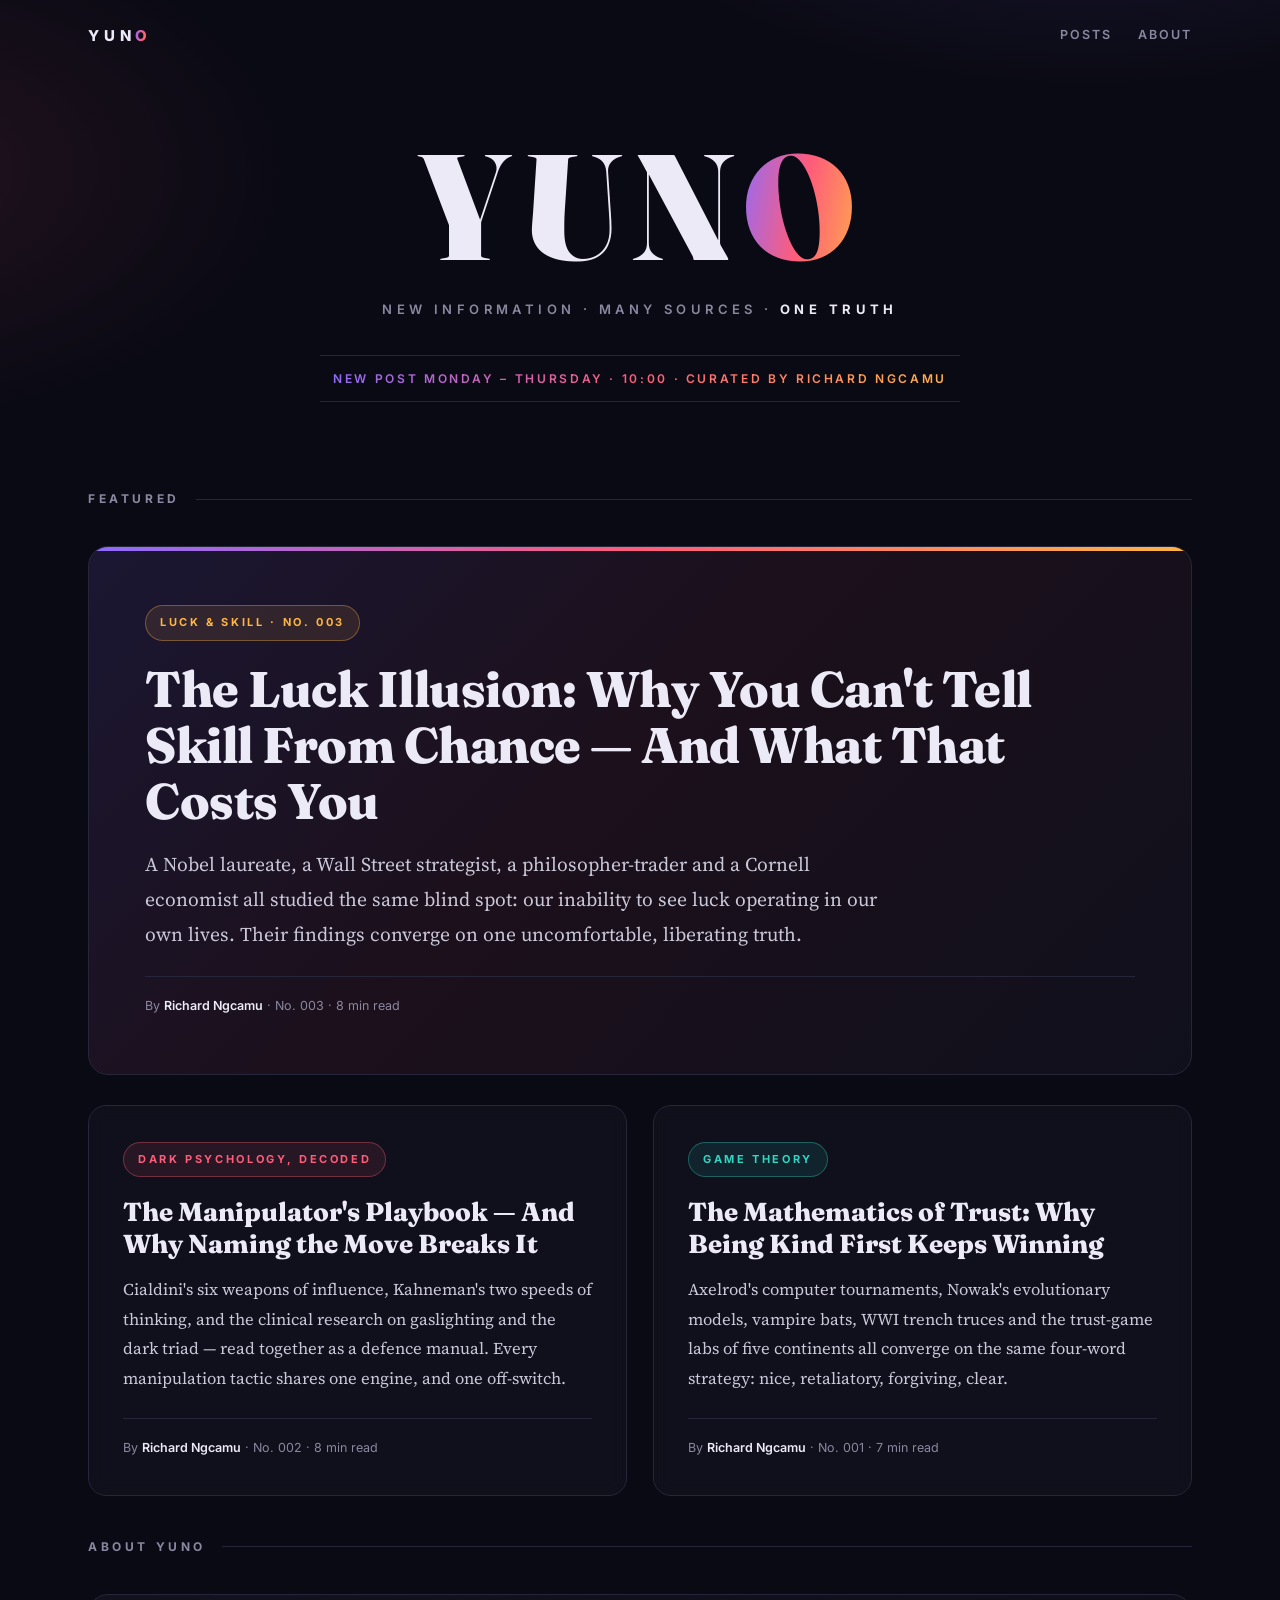
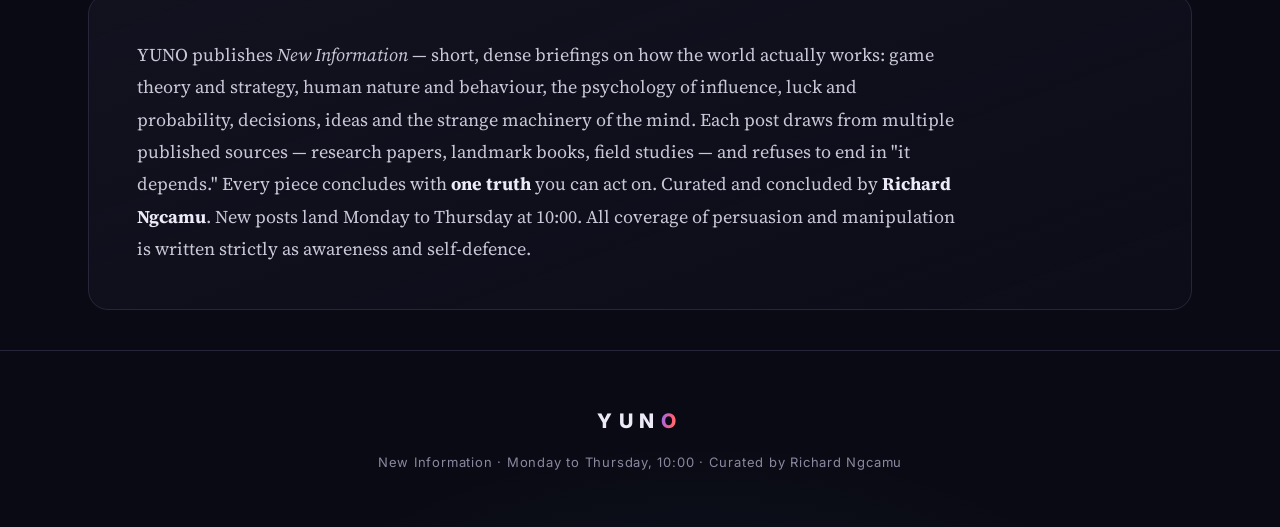
<file: index.html>
<!DOCTYPE html>
<html lang="en">
<head>
<meta charset="UTF-8">
<meta name="viewport" content="width=device-width, initial-scale=1.0">
<title>YUNO — New Information. Many Sources. One Truth.</title>
<meta name="description" content="YUNO — thought-provoking briefings on how the world actually works: game theory, psychology, luck, decisions, ideas. Many sources, one truth. Curated by Richard Ngcamu.">
<link rel="stylesheet" href="style.css">
</head>
<body>
<header>
  <div class="topbar"><a class="brand" href="index.html">YUN<em>O</em></a><nav><a href="#posts">Posts</a><a href="#about">About</a></nav></div>
  <div class="masthead">
    <h1>YUN<em>O</em></h1>
    <p class="tag">New Information · Many Sources · <b>One Truth</b></p>
    <div class="ticker">New post Monday – Thursday · 10:00 · Curated by Richard Ngcamu</div>
  </div>
</header>

<main>
  <div class="section-label" id="posts">Featured</div>

  <div class="featured">
    <span class="cat cat-ideas">Luck &amp; Skill · No. 003</span>
    <h2><a href="posts/the-luck-illusion.html">The Luck Illusion: Why You Can't Tell Skill From Chance — And What That Costs You</a></h2>
    <p>A Nobel laureate, a Wall Street strategist, a philosopher-trader and a Cornell economist all studied the same blind spot: our inability to see luck operating in our own lives. Their findings converge on one uncomfortable, liberating truth.</p>
    <div class="meta">By <b>Richard Ngcamu</b> · No. 003 · 8 min read</div>
  </div>

  <div class="grid">
    <div class="card">
      <span class="cat cat-psy">Dark Psychology, Decoded</span>
      <h2><a href="posts/the-manipulators-playbook.html">The Manipulator's Playbook — And Why Naming the Move Breaks It</a></h2>
      <p>Cialdini's six weapons of influence, Kahneman's two speeds of thinking, and the clinical research on gaslighting and the dark triad — read together as a defence manual. Every manipulation tactic shares one engine, and one off-switch.</p>
      <div class="meta">By <b>Richard Ngcamu</b> · No. 002 · 8 min read</div>
    </div>

    <div class="card">
      <span class="cat cat-games">Game Theory</span>
      <h2><a href="posts/the-mathematics-of-trust.html">The Mathematics of Trust: Why Being Kind First Keeps Winning</a></h2>
      <p>Axelrod's computer tournaments, Nowak's evolutionary models, vampire bats, WWI trench truces and the trust-game labs of five continents all converge on the same four-word strategy: nice, retaliatory, forgiving, clear.</p>
      <div class="meta">By <b>Richard Ngcamu</b> · No. 001 · 7 min read</div>
    </div>
  </div>

  <div class="section-label" id="about">About YUNO</div>
  <div class="about-box">
    <p>YUNO publishes <em>New Information</em> — short, dense briefings on how the world actually works: game theory and strategy, human nature and behaviour, the psychology of influence, luck and probability, decisions, ideas and the strange machinery of the mind. Each post draws from multiple published sources — research papers, landmark books, field studies — and refuses to end in "it depends." Every piece concludes with <strong>one truth</strong> you can act on. Curated and concluded by <strong>Richard Ngcamu</strong>. New posts land Monday to Thursday at 10:00. All coverage of persuasion and manipulation is written strictly as awareness and self-defence.</p>
  </div>
</main>

<footer>
  <div class="fmark">YUN<em>O</em></div>
  <div>New Information · Monday to Thursday, 10:00 · Curated by Richard Ngcamu</div>
</footer>
</body>
</html>
</file>
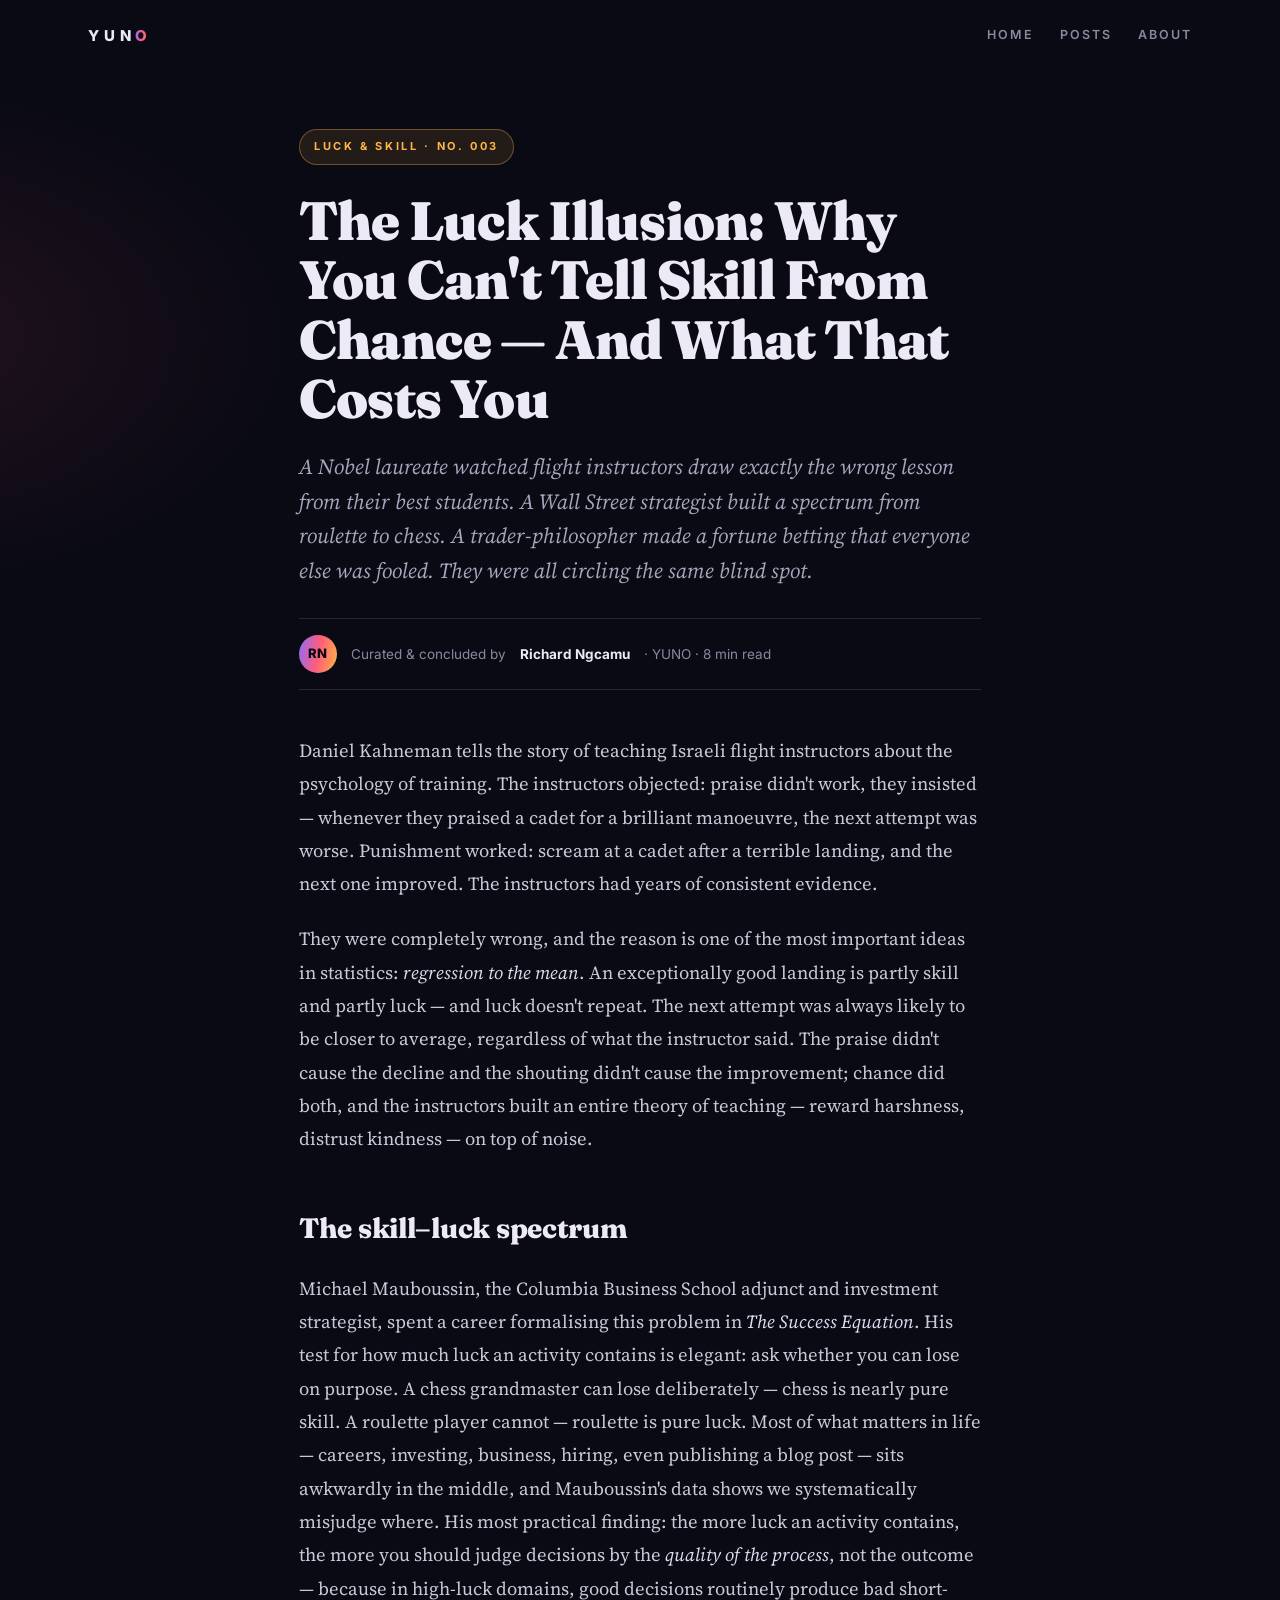
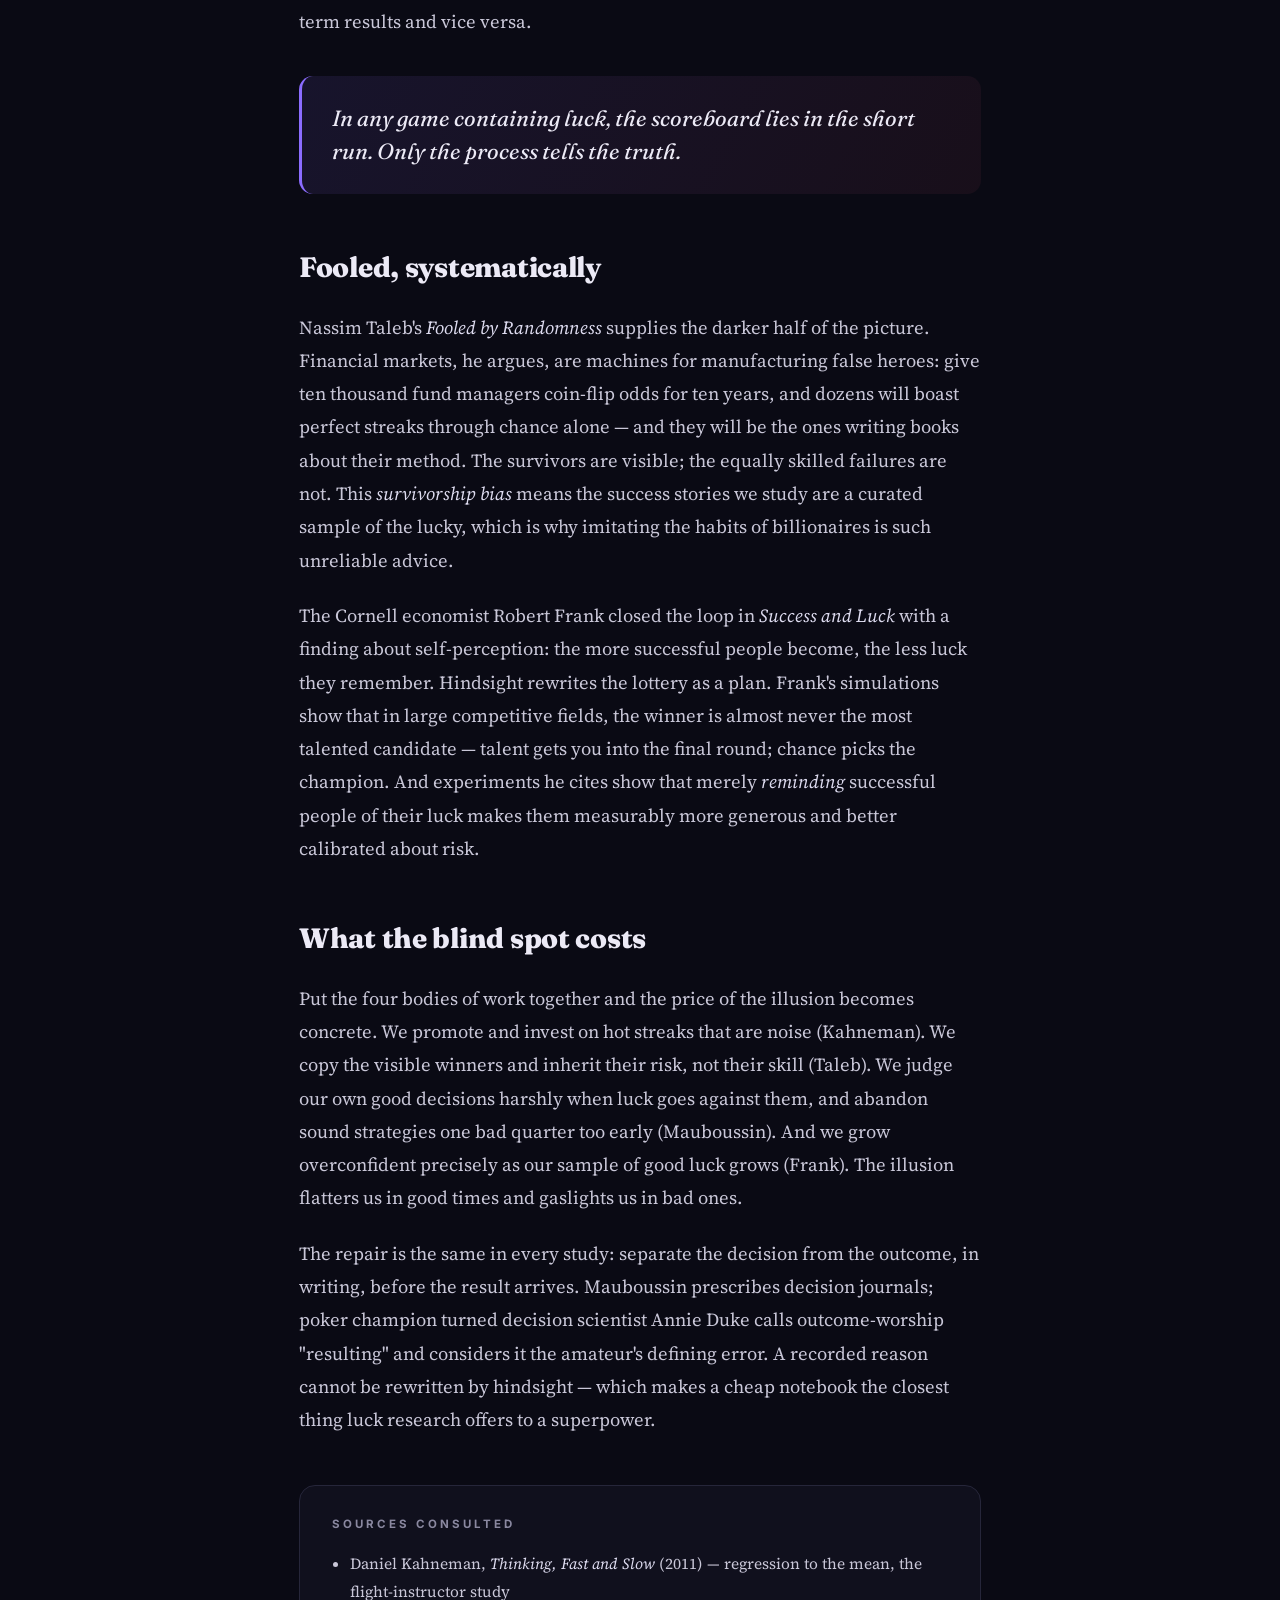
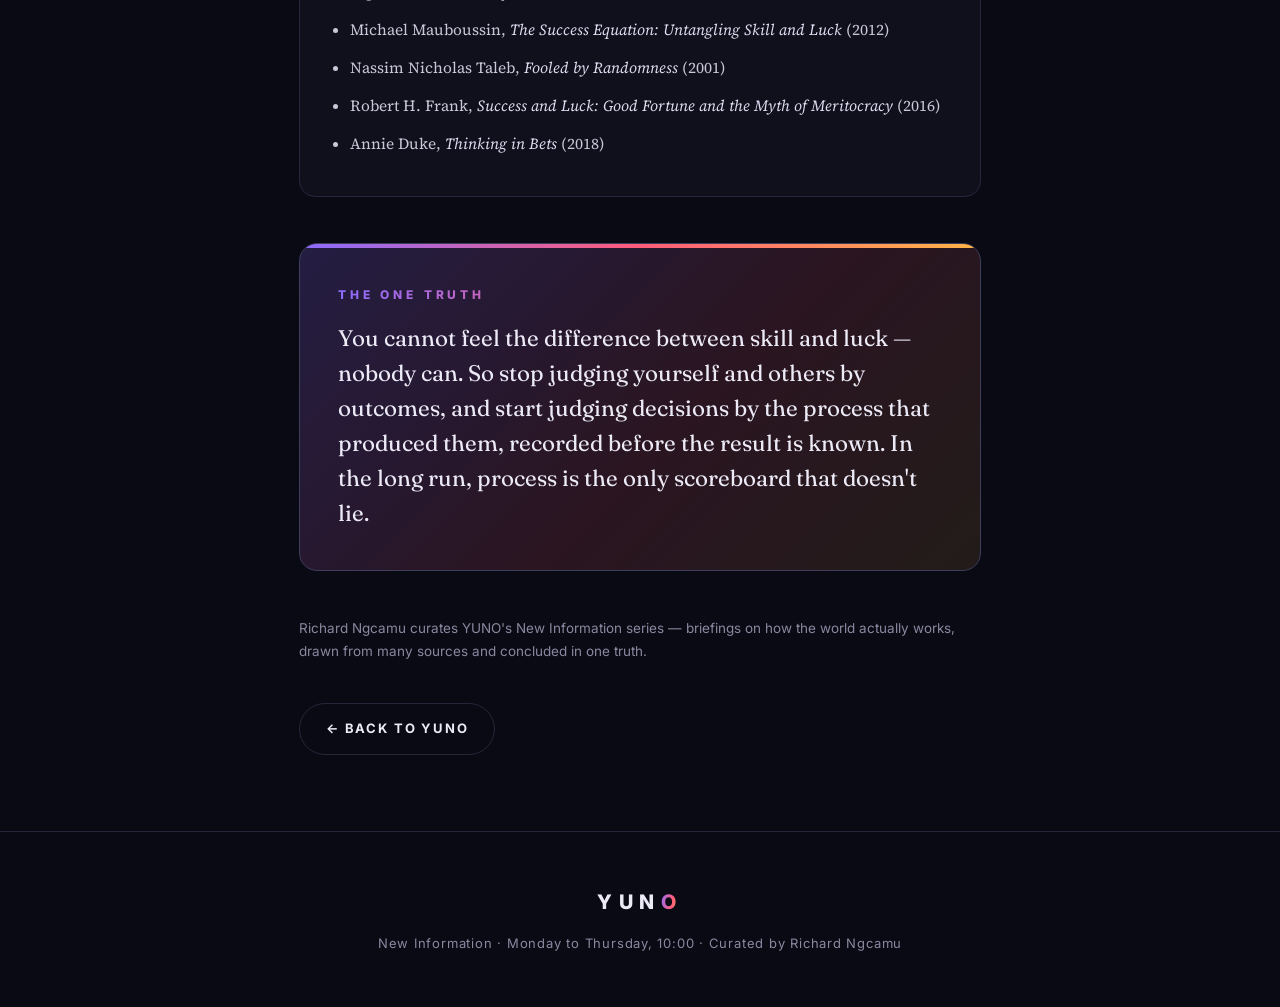
<file: posts/the-luck-illusion.html>
<!DOCTYPE html>
<html lang="en">
<head>
<meta charset="UTF-8">
<meta name="viewport" content="width=device-width, initial-scale=1.0">
<title>The Luck Illusion — YUNO</title>
<meta name="description" content="Why humans can't tell skill from chance, what it costs us, and the one habit that fixes it. Curated by Richard Ngcamu.">
<link rel="stylesheet" href="../style.css">
</head>
<body>
<header>
  <div class="topbar"><a class="brand" href="../index.html">YUN<em>O</em></a><nav><a href="../index.html">Home</a><a href="../index.html#posts">Posts</a><a href="../index.html#about">About</a></nav></div>
</header>

<article class="article">
  <span class="cat cat-ideas">Luck &amp; Skill · No. 003</span>
  <h1>The Luck Illusion: Why You Can't Tell Skill From Chance — And What That Costs You</h1>
  <p class="standfirst">A Nobel laureate watched flight instructors draw exactly the wrong lesson from their best students. A Wall Street strategist built a spectrum from roulette to chess. A trader-philosopher made a fortune betting that everyone else was fooled. They were all circling the same blind spot.</p>
  <div class="byline">Curated &amp; concluded by <b>Richard Ngcamu</b> · YUNO · 8 min read</div>

  <p>Daniel Kahneman tells the story of teaching Israeli flight instructors about the psychology of training. The instructors objected: praise didn't work, they insisted — whenever they praised a cadet for a brilliant manoeuvre, the next attempt was worse. Punishment worked: scream at a cadet after a terrible landing, and the next one improved. The instructors had years of consistent evidence.</p>

  <p>They were completely wrong, and the reason is one of the most important ideas in statistics: <em>regression to the mean</em>. An exceptionally good landing is partly skill and partly luck — and luck doesn't repeat. The next attempt was always likely to be closer to average, regardless of what the instructor said. The praise didn't cause the decline and the shouting didn't cause the improvement; chance did both, and the instructors built an entire theory of teaching — reward harshness, distrust kindness — on top of noise.</p>

  <h2>The skill–luck spectrum</h2>
  <p>Michael Mauboussin, the Columbia Business School adjunct and investment strategist, spent a career formalising this problem in <em>The Success Equation</em>. His test for how much luck an activity contains is elegant: ask whether you can lose on purpose. A chess grandmaster can lose deliberately — chess is nearly pure skill. A roulette player cannot — roulette is pure luck. Most of what matters in life — careers, investing, business, hiring, even publishing a blog post — sits awkwardly in the middle, and Mauboussin's data shows we systematically misjudge where. His most practical finding: the more luck an activity contains, the more you should judge decisions by the <em>quality of the process</em>, not the outcome — because in high-luck domains, good decisions routinely produce bad short-term results and vice versa.</p>

  <blockquote>In any game containing luck, the scoreboard lies in the short run. Only the process tells the truth.</blockquote>

  <h2>Fooled, systematically</h2>
  <p>Nassim Taleb's <em>Fooled by Randomness</em> supplies the darker half of the picture. Financial markets, he argues, are machines for manufacturing false heroes: give ten thousand fund managers coin-flip odds for ten years, and dozens will boast perfect streaks through chance alone — and they will be the ones writing books about their method. The survivors are visible; the equally skilled failures are not. This <em>survivorship bias</em> means the success stories we study are a curated sample of the lucky, which is why imitating the habits of billionaires is such unreliable advice.</p>

  <p>The Cornell economist Robert Frank closed the loop in <em>Success and Luck</em> with a finding about self-perception: the more successful people become, the less luck they remember. Hindsight rewrites the lottery as a plan. Frank's simulations show that in large competitive fields, the winner is almost never the most talented candidate — talent gets you into the final round; chance picks the champion. And experiments he cites show that merely <em>reminding</em> successful people of their luck makes them measurably more generous and better calibrated about risk.</p>

  <h2>What the blind spot costs</h2>
  <p>Put the four bodies of work together and the price of the illusion becomes concrete. We promote and invest on hot streaks that are noise (Kahneman). We copy the visible winners and inherit their risk, not their skill (Taleb). We judge our own good decisions harshly when luck goes against them, and abandon sound strategies one bad quarter too early (Mauboussin). And we grow overconfident precisely as our sample of good luck grows (Frank). The illusion flatters us in good times and gaslights us in bad ones.</p>

  <p>The repair is the same in every study: separate the decision from the outcome, in writing, before the result arrives. Mauboussin prescribes decision journals; poker champion turned decision scientist Annie Duke calls outcome-worship "resulting" and considers it the amateur's defining error. A recorded reason cannot be rewritten by hindsight — which makes a cheap notebook the closest thing luck research offers to a superpower.</p>

  <div class="sources">
    <h3>Sources consulted</h3>
    <ul>
      <li>Daniel Kahneman, <em>Thinking, Fast and Slow</em> (2011) — regression to the mean, the flight-instructor study</li>
      <li>Michael Mauboussin, <em>The Success Equation: Untangling Skill and Luck</em> (2012)</li>
      <li>Nassim Nicholas Taleb, <em>Fooled by Randomness</em> (2001)</li>
      <li>Robert H. Frank, <em>Success and Luck: Good Fortune and the Myth of Meritocracy</em> (2016)</li>
      <li>Annie Duke, <em>Thinking in Bets</em> (2018)</li>
    </ul>
  </div>

  <div class="one-truth">
    <h3>The One Truth</h3>
    <p>You cannot feel the difference between skill and luck — nobody can. So stop judging yourself and others by outcomes, and start judging decisions by the process that produced them, recorded before the result is known. In the long run, process is the only scoreboard that doesn't lie.</p>
  </div>

  <p class="author-note">Richard Ngcamu curates YUNO's New Information series — briefings on how the world actually works, drawn from many sources and concluded in one truth.</p>
  <a class="backlink" href="../index.html">← Back to YUNO</a>
</article>

<footer>
  <div class="fmark">YUN<em>O</em></div>
  <div>New Information · Monday to Thursday, 10:00 · Curated by Richard Ngcamu</div>
</footer>
</body>
</html>
</file>
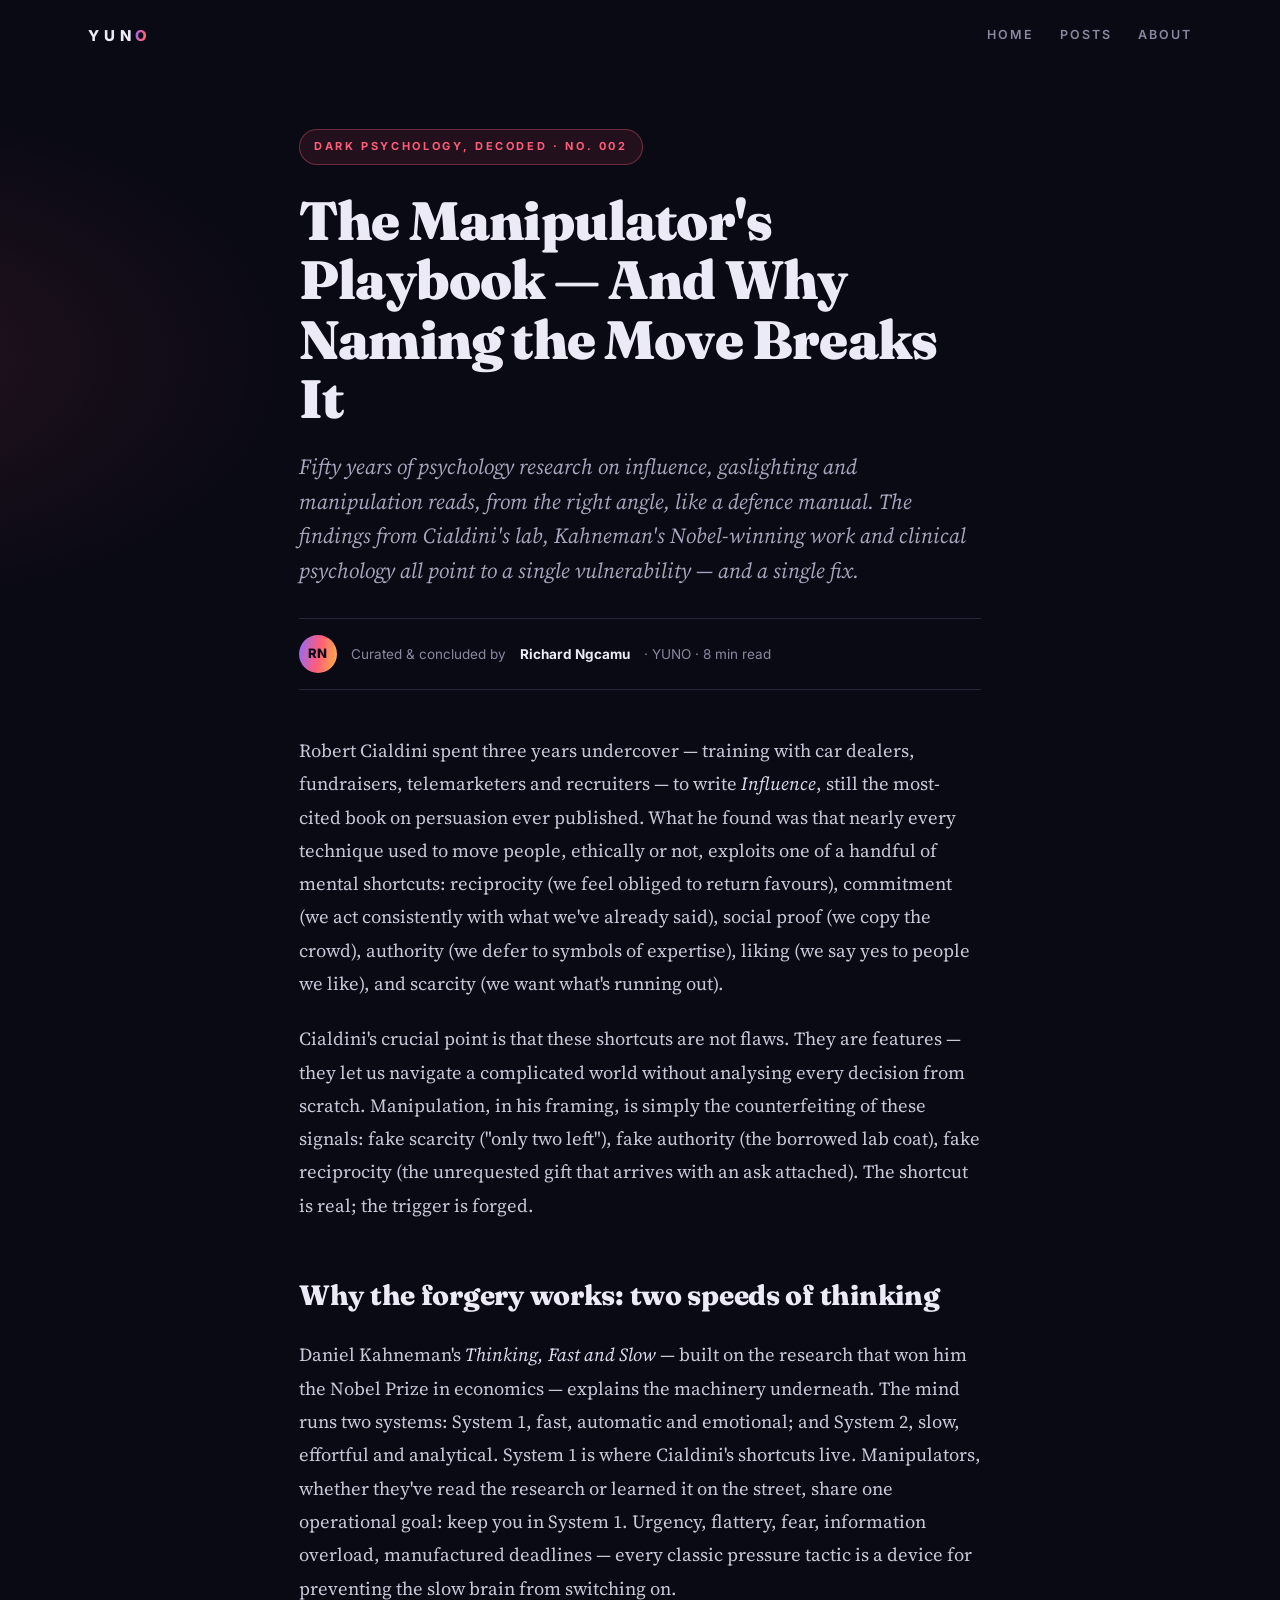
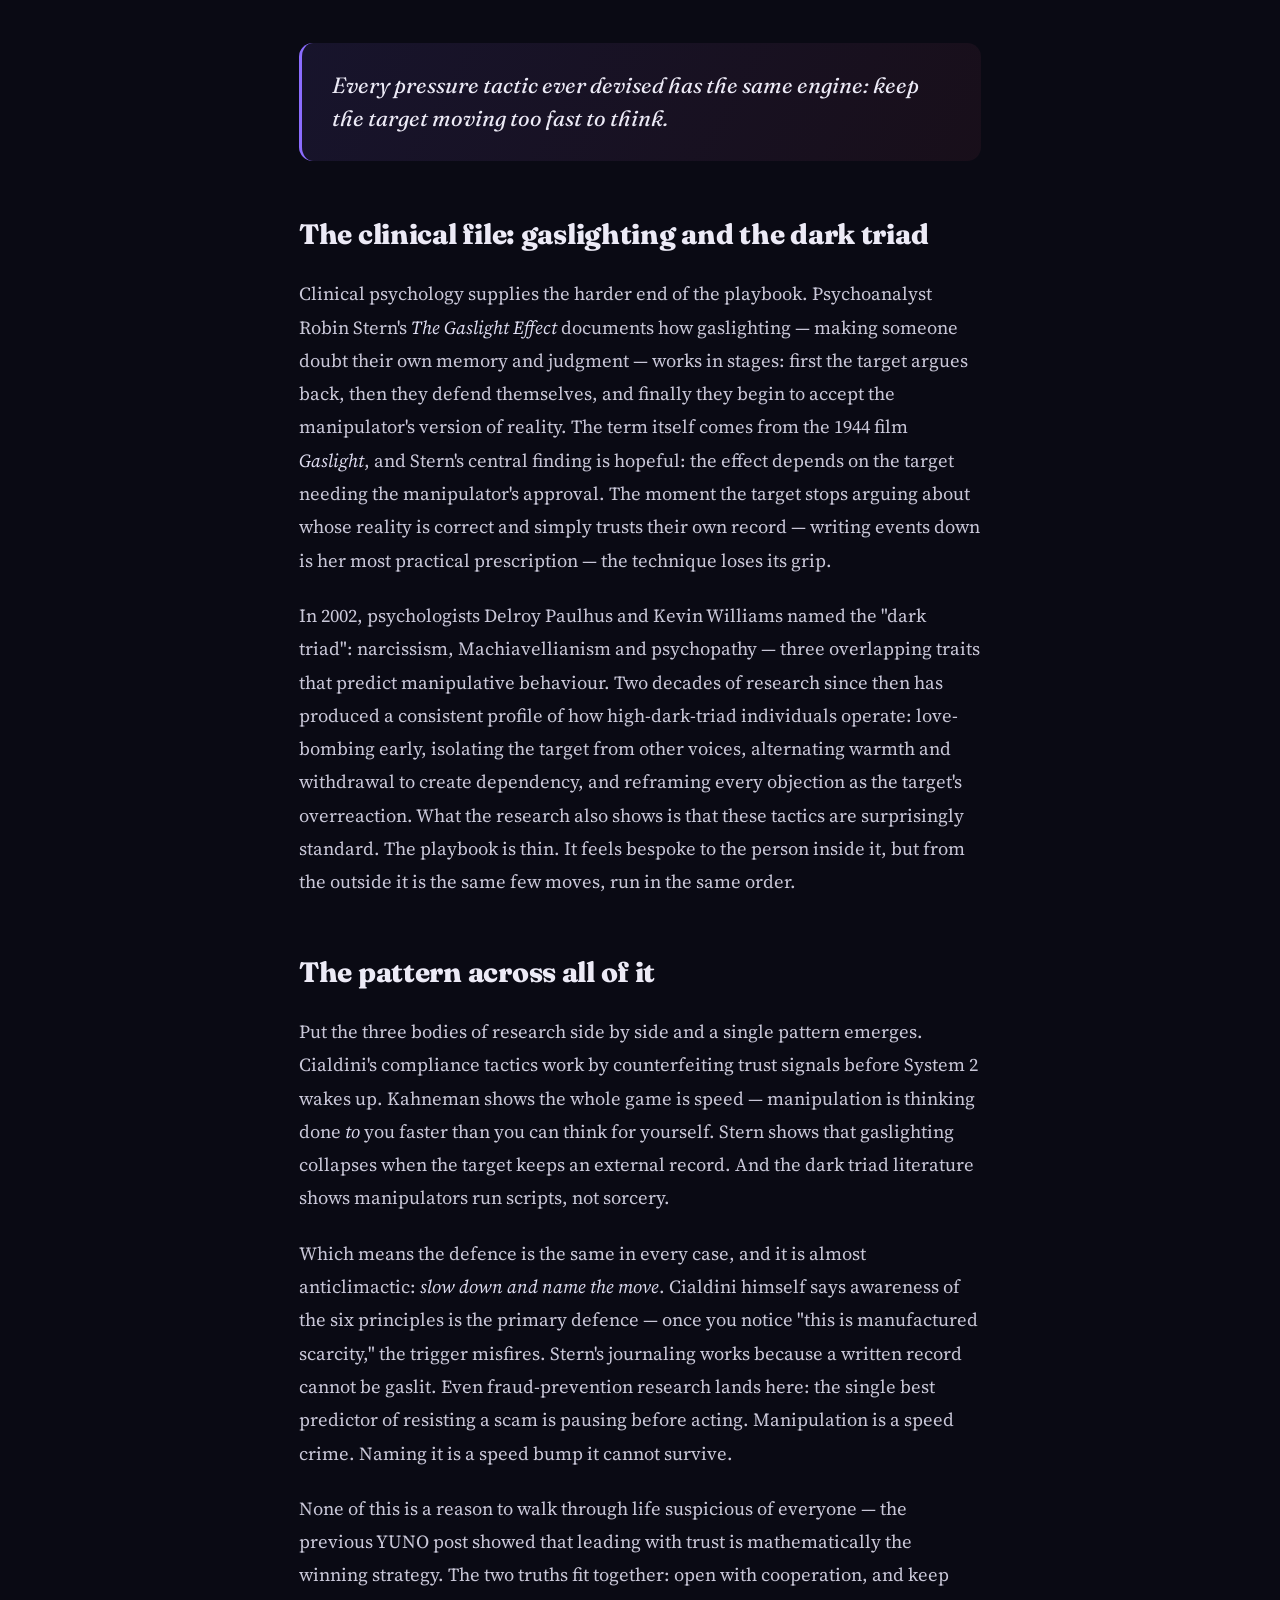
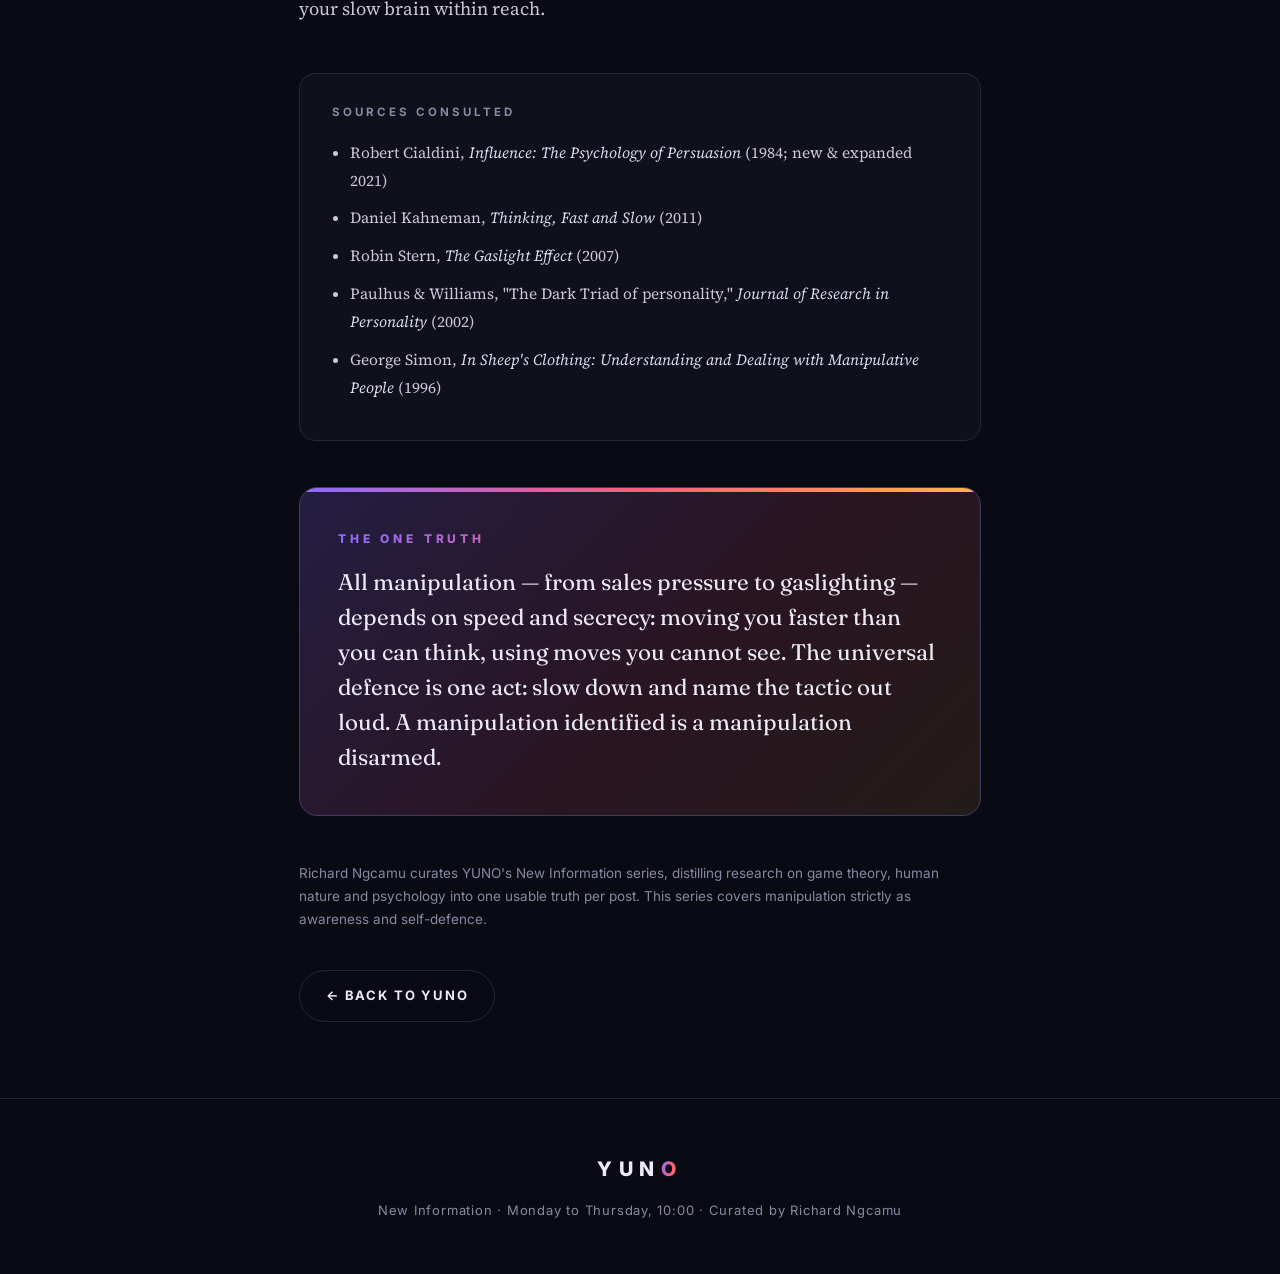
<file: posts/the-manipulators-playbook.html>
<!DOCTYPE html>
<html lang="en">
<head>
<meta charset="UTF-8">
<meta name="viewport" content="width=device-width, initial-scale=1.0">
<title>The Manipulator's Playbook — YUNO</title>
<meta name="description" content="Psychology's most-cited research on influence and manipulation, read as a defence manual. Curated by Richard Ngcamu.">
<link rel="stylesheet" href="../style.css">
</head>
<body>
<header>
  <div class="topbar"><a class="brand" href="../index.html">YUN<em>O</em></a><nav><a href="../index.html">Home</a><a href="../index.html#posts">Posts</a><a href="../index.html#about">About</a></nav></div>
</header>

<article class="article">
  <span class="cat cat-psy">Dark Psychology, Decoded · No. 002</span>
  <h1>The Manipulator's Playbook — And Why Naming the Move Breaks It</h1>
  <p class="standfirst">Fifty years of psychology research on influence, gaslighting and manipulation reads, from the right angle, like a defence manual. The findings from Cialdini's lab, Kahneman's Nobel-winning work and clinical psychology all point to a single vulnerability — and a single fix.</p>
  <div class="byline">Curated &amp; concluded by <b>Richard Ngcamu</b> · YUNO · 8 min read</div>

  <p>Robert Cialdini spent three years undercover — training with car dealers, fundraisers, telemarketers and recruiters — to write <em>Influence</em>, still the most-cited book on persuasion ever published. What he found was that nearly every technique used to move people, ethically or not, exploits one of a handful of mental shortcuts: reciprocity (we feel obliged to return favours), commitment (we act consistently with what we've already said), social proof (we copy the crowd), authority (we defer to symbols of expertise), liking (we say yes to people we like), and scarcity (we want what's running out).</p>

  <p>Cialdini's crucial point is that these shortcuts are not flaws. They are features — they let us navigate a complicated world without analysing every decision from scratch. Manipulation, in his framing, is simply the counterfeiting of these signals: fake scarcity ("only two left"), fake authority (the borrowed lab coat), fake reciprocity (the unrequested gift that arrives with an ask attached). The shortcut is real; the trigger is forged.</p>

  <h2>Why the forgery works: two speeds of thinking</h2>
  <p>Daniel Kahneman's <em>Thinking, Fast and Slow</em> — built on the research that won him the Nobel Prize in economics — explains the machinery underneath. The mind runs two systems: System 1, fast, automatic and emotional; and System 2, slow, effortful and analytical. System 1 is where Cialdini's shortcuts live. Manipulators, whether they've read the research or learned it on the street, share one operational goal: keep you in System 1. Urgency, flattery, fear, information overload, manufactured deadlines — every classic pressure tactic is a device for preventing the slow brain from switching on.</p>

  <blockquote>Every pressure tactic ever devised has the same engine: keep the target moving too fast to think.</blockquote>

  <h2>The clinical file: gaslighting and the dark triad</h2>
  <p>Clinical psychology supplies the harder end of the playbook. Psychoanalyst Robin Stern's <em>The Gaslight Effect</em> documents how gaslighting — making someone doubt their own memory and judgment — works in stages: first the target argues back, then they defend themselves, and finally they begin to accept the manipulator's version of reality. The term itself comes from the 1944 film <em>Gaslight</em>, and Stern's central finding is hopeful: the effect depends on the target needing the manipulator's approval. The moment the target stops arguing about whose reality is correct and simply trusts their own record — writing events down is her most practical prescription — the technique loses its grip.</p>

  <p>In 2002, psychologists Delroy Paulhus and Kevin Williams named the "dark triad": narcissism, Machiavellianism and psychopathy — three overlapping traits that predict manipulative behaviour. Two decades of research since then has produced a consistent profile of how high-dark-triad individuals operate: love-bombing early, isolating the target from other voices, alternating warmth and withdrawal to create dependency, and reframing every objection as the target's overreaction. What the research also shows is that these tactics are surprisingly standard. The playbook is thin. It feels bespoke to the person inside it, but from the outside it is the same few moves, run in the same order.</p>

  <h2>The pattern across all of it</h2>
  <p>Put the three bodies of research side by side and a single pattern emerges. Cialdini's compliance tactics work by counterfeiting trust signals before System 2 wakes up. Kahneman shows the whole game is speed — manipulation is thinking done <em>to</em> you faster than you can think for yourself. Stern shows that gaslighting collapses when the target keeps an external record. And the dark triad literature shows manipulators run scripts, not sorcery.</p>

  <p>Which means the defence is the same in every case, and it is almost anticlimactic: <em>slow down and name the move</em>. Cialdini himself says awareness of the six principles is the primary defence — once you notice "this is manufactured scarcity," the trigger misfires. Stern's journaling works because a written record cannot be gaslit. Even fraud-prevention research lands here: the single best predictor of resisting a scam is pausing before acting. Manipulation is a speed crime. Naming it is a speed bump it cannot survive.</p>

  <p>None of this is a reason to walk through life suspicious of everyone — the previous YUNO post showed that leading with trust is mathematically the winning strategy. The two truths fit together: open with cooperation, and keep your slow brain within reach.</p>

  <div class="sources">
    <h3>Sources consulted</h3>
    <ul>
      <li>Robert Cialdini, <em>Influence: The Psychology of Persuasion</em> (1984; new &amp; expanded 2021)</li>
      <li>Daniel Kahneman, <em>Thinking, Fast and Slow</em> (2011)</li>
      <li>Robin Stern, <em>The Gaslight Effect</em> (2007)</li>
      <li>Paulhus &amp; Williams, "The Dark Triad of personality," <em>Journal of Research in Personality</em> (2002)</li>
      <li>George Simon, <em>In Sheep's Clothing: Understanding and Dealing with Manipulative People</em> (1996)</li>
    </ul>
  </div>

  <div class="one-truth">
    <h3>The One Truth</h3>
    <p>All manipulation — from sales pressure to gaslighting — depends on speed and secrecy: moving you faster than you can think, using moves you cannot see. The universal defence is one act: slow down and name the tactic out loud. A manipulation identified is a manipulation disarmed.</p>
  </div>

  <p class="author-note">Richard Ngcamu curates YUNO's New Information series, distilling research on game theory, human nature and psychology into one usable truth per post. This series covers manipulation strictly as awareness and self-defence.</p>
  <a class="backlink" href="../index.html">← Back to YUNO</a>
</article>

<footer>
  <div class="fmark">YUN<em>O</em></div>
  <div>New Information · Monday to Thursday, 10:00 · Curated by Richard Ngcamu</div>
</footer>
</body>
</html>
</file>
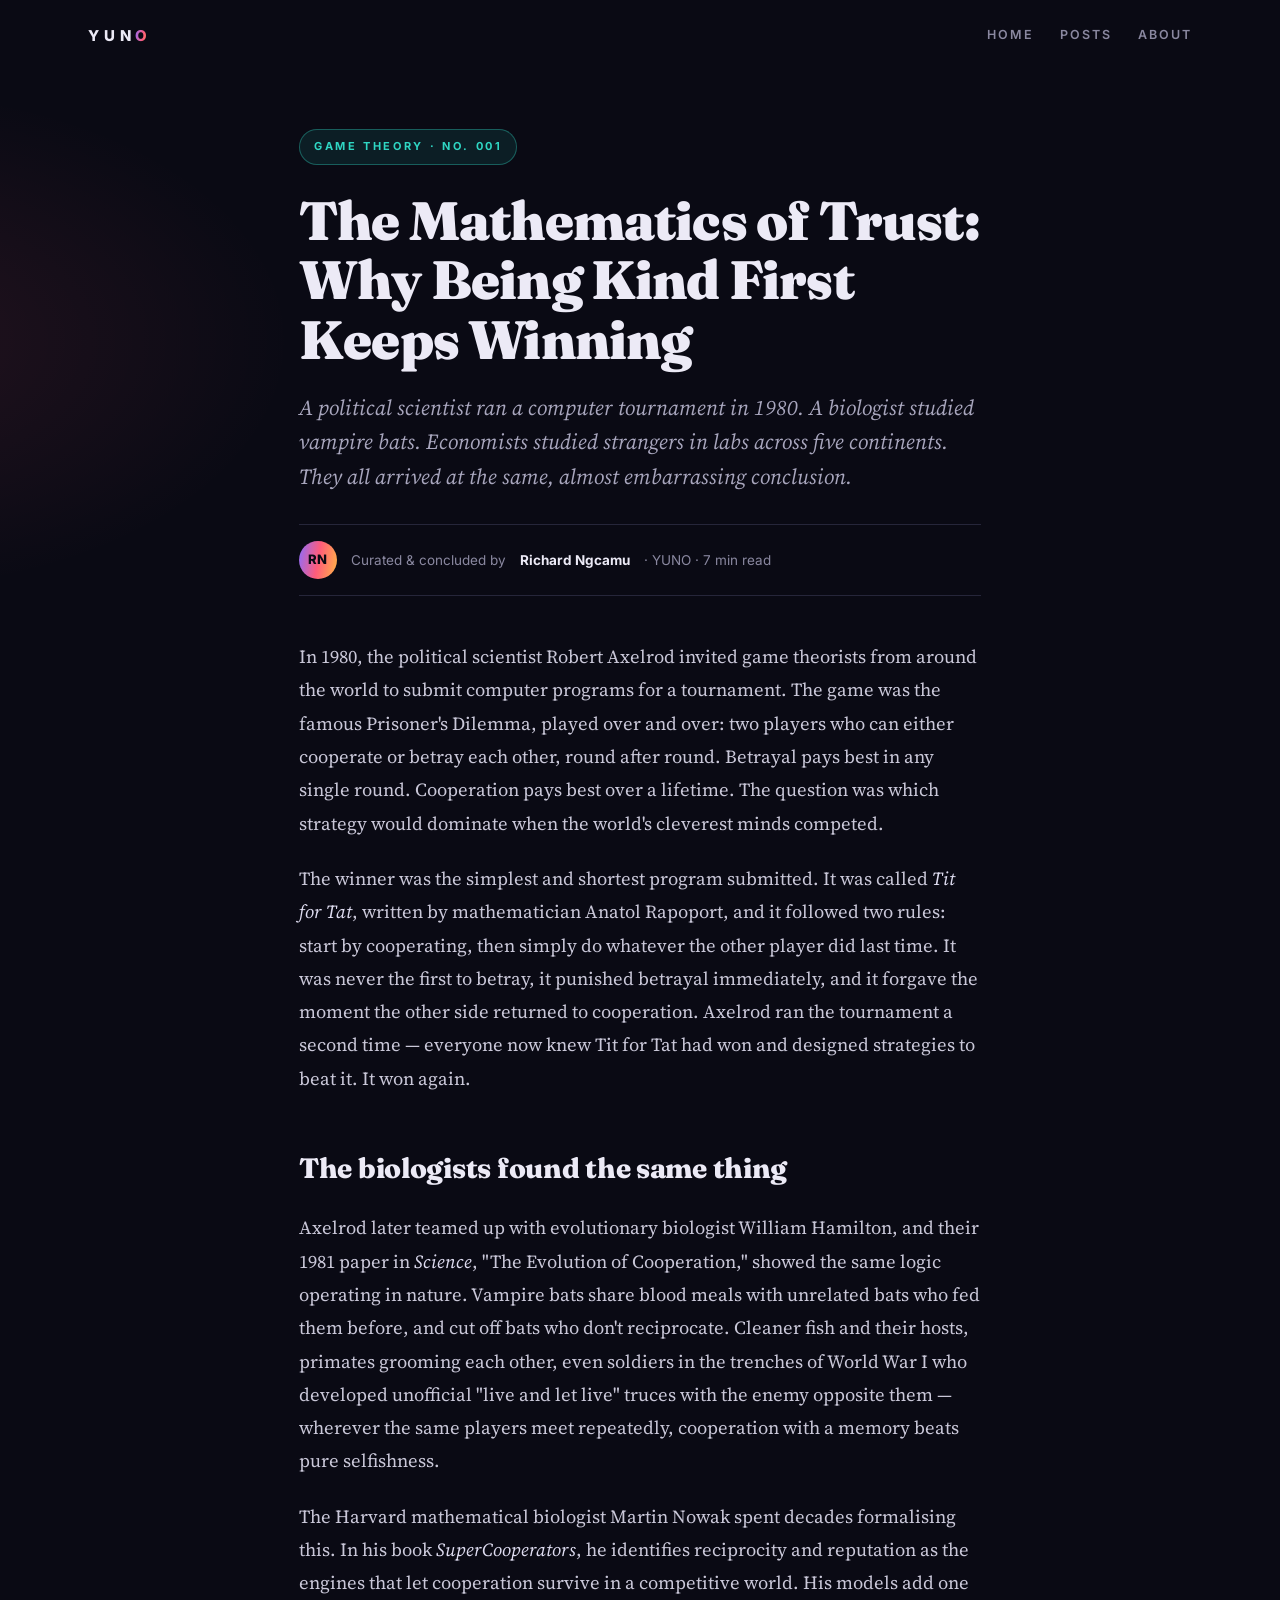
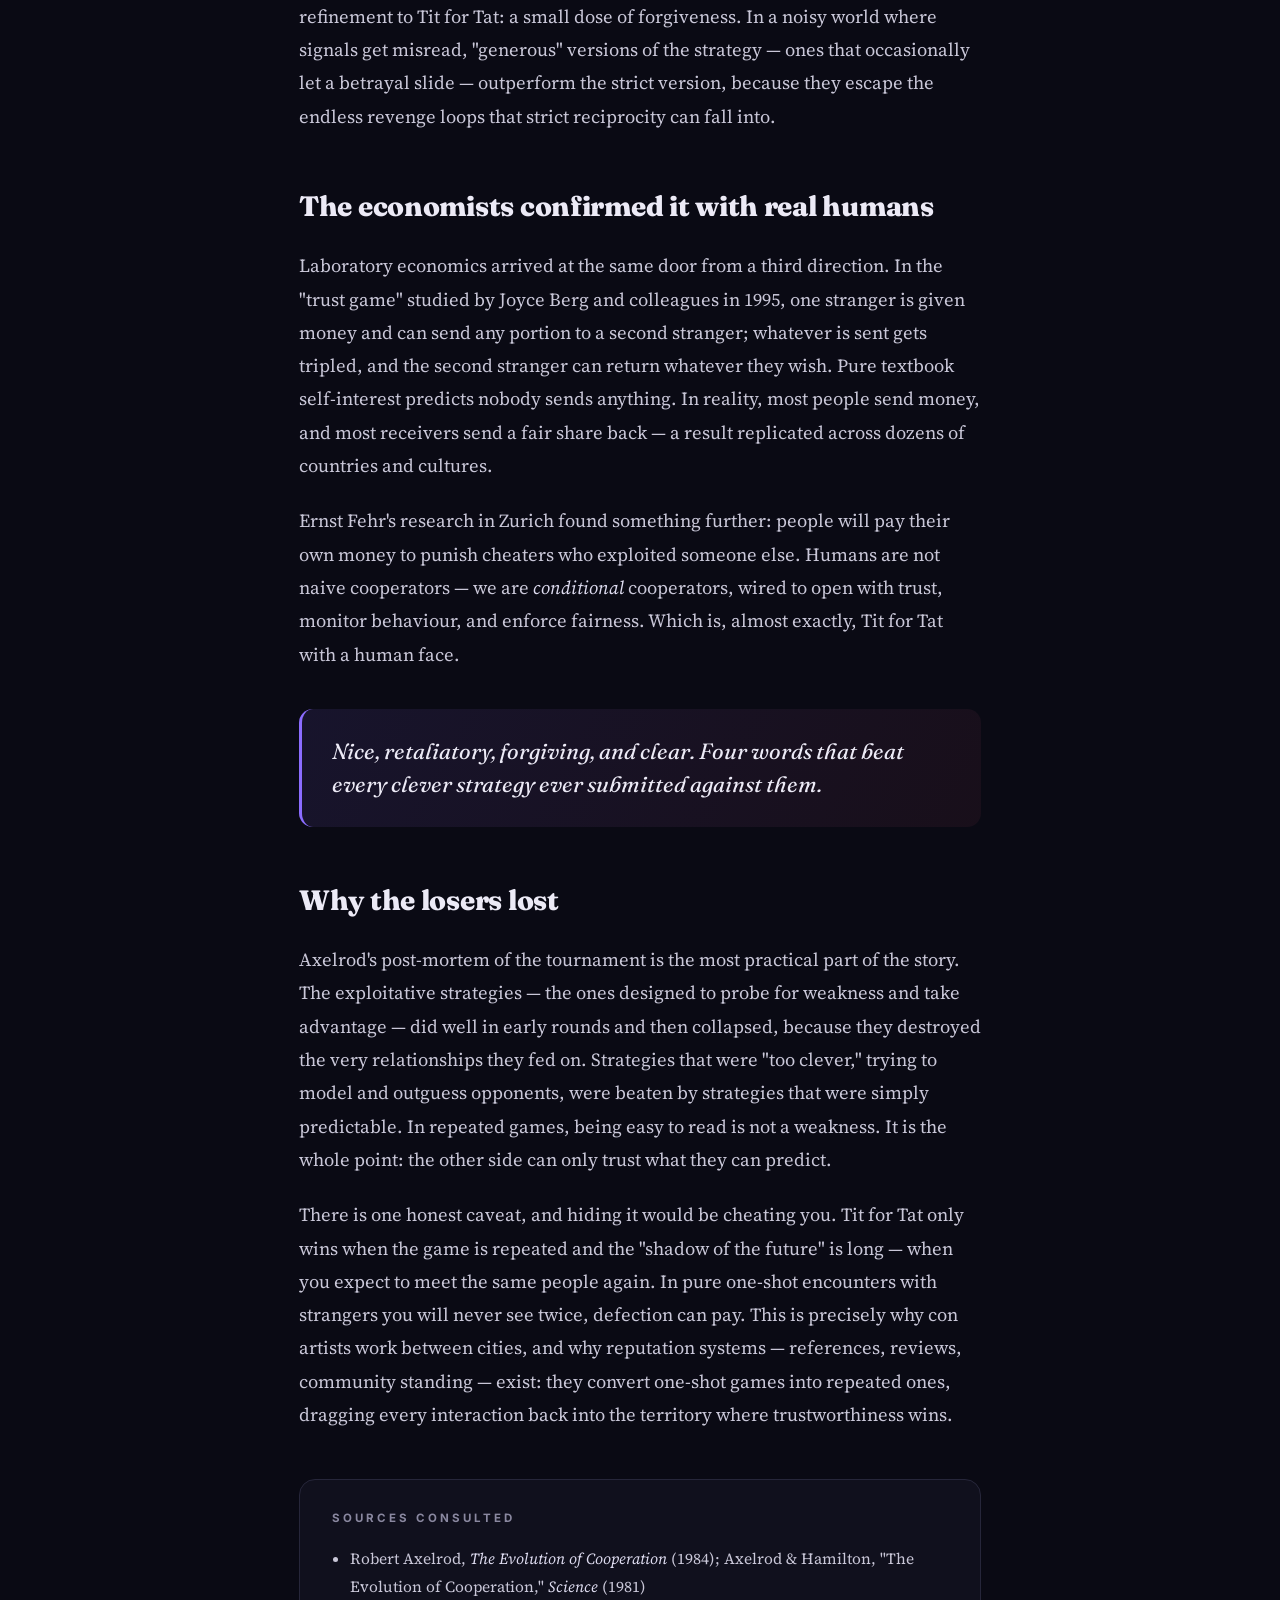
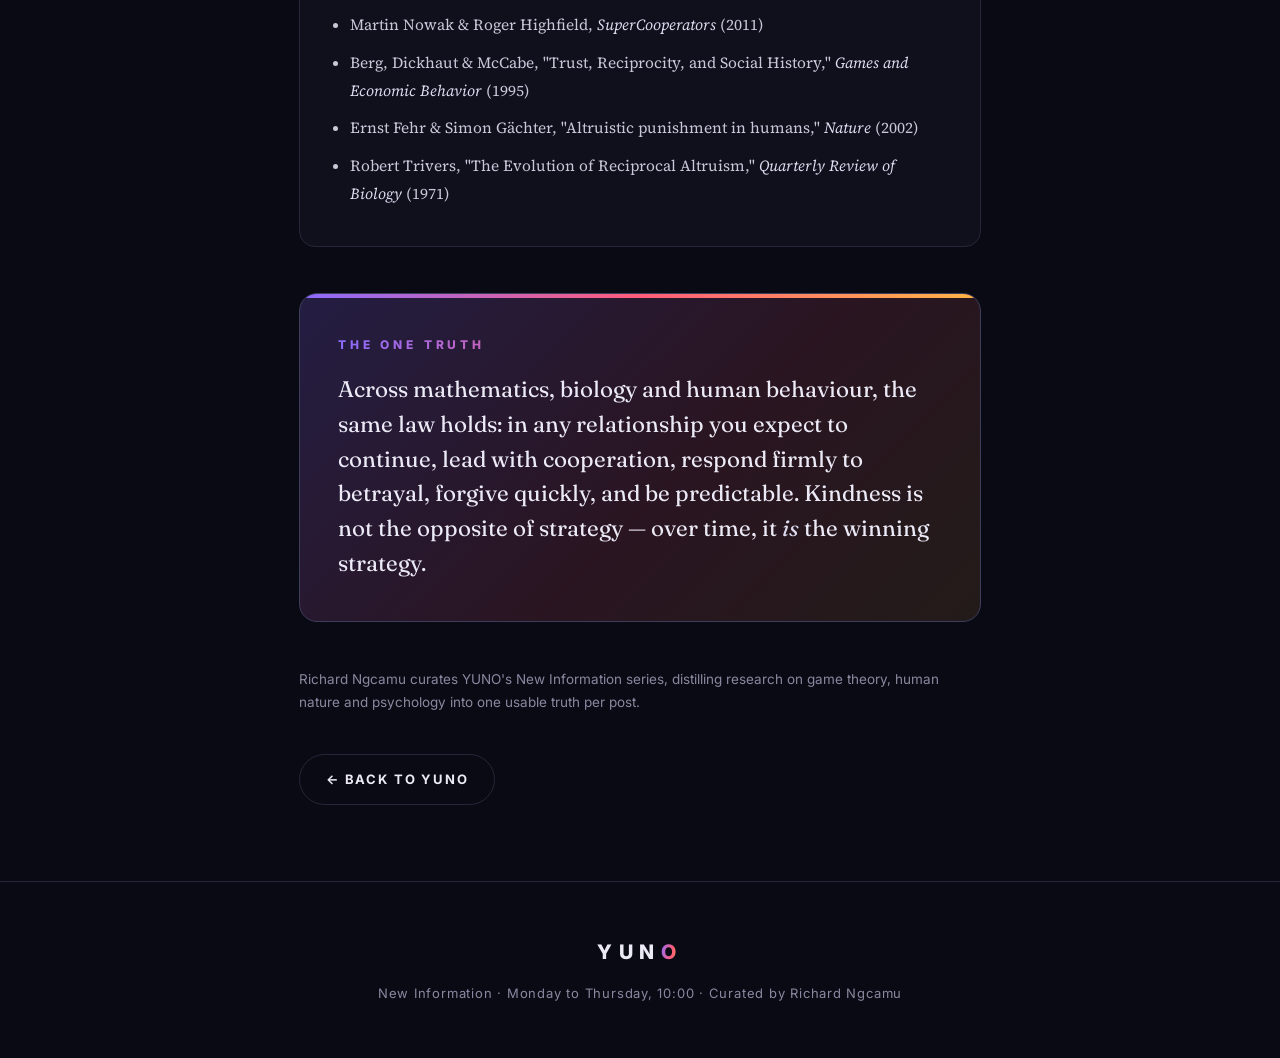
<file: posts/the-mathematics-of-trust.html>
<!DOCTYPE html>
<html lang="en">
<head>
<meta charset="UTF-8">
<meta name="viewport" content="width=device-width, initial-scale=1.0">
<title>The Mathematics of Trust — YUNO</title>
<meta name="description" content="Game theory, biology and history all keep arriving at the same answer about cooperation. Curated by Richard Ngcamu.">
<link rel="stylesheet" href="../style.css">
</head>
<body>
<header>
  <div class="topbar"><a class="brand" href="../index.html">YUN<em>O</em></a><nav><a href="../index.html">Home</a><a href="../index.html#posts">Posts</a><a href="../index.html#about">About</a></nav></div>
</header>

<article class="article">
  <span class="cat cat-games">Game Theory · No. 001</span>
  <h1>The Mathematics of Trust: Why Being Kind First Keeps Winning</h1>
  <p class="standfirst">A political scientist ran a computer tournament in 1980. A biologist studied vampire bats. Economists studied strangers in labs across five continents. They all arrived at the same, almost embarrassing conclusion.</p>
  <div class="byline">Curated &amp; concluded by <b>Richard Ngcamu</b> · YUNO · 7 min read</div>

  <p>In 1980, the political scientist Robert Axelrod invited game theorists from around the world to submit computer programs for a tournament. The game was the famous Prisoner's Dilemma, played over and over: two players who can either cooperate or betray each other, round after round. Betrayal pays best in any single round. Cooperation pays best over a lifetime. The question was which strategy would dominate when the world's cleverest minds competed.</p>

  <p>The winner was the simplest and shortest program submitted. It was called <em>Tit for Tat</em>, written by mathematician Anatol Rapoport, and it followed two rules: start by cooperating, then simply do whatever the other player did last time. It was never the first to betray, it punished betrayal immediately, and it forgave the moment the other side returned to cooperation. Axelrod ran the tournament a second time — everyone now knew Tit for Tat had won and designed strategies to beat it. It won again.</p>

  <h2>The biologists found the same thing</h2>
  <p>Axelrod later teamed up with evolutionary biologist William Hamilton, and their 1981 paper in <em>Science</em>, "The Evolution of Cooperation," showed the same logic operating in nature. Vampire bats share blood meals with unrelated bats who fed them before, and cut off bats who don't reciprocate. Cleaner fish and their hosts, primates grooming each other, even soldiers in the trenches of World War I who developed unofficial "live and let live" truces with the enemy opposite them — wherever the same players meet repeatedly, cooperation with a memory beats pure selfishness.</p>

  <p>The Harvard mathematical biologist Martin Nowak spent decades formalising this. In his book <em>SuperCooperators</em>, he identifies reciprocity and reputation as the engines that let cooperation survive in a competitive world. His models add one refinement to Tit for Tat: a small dose of forgiveness. In a noisy world where signals get misread, "generous" versions of the strategy — ones that occasionally let a betrayal slide — outperform the strict version, because they escape the endless revenge loops that strict reciprocity can fall into.</p>

  <h2>The economists confirmed it with real humans</h2>
  <p>Laboratory economics arrived at the same door from a third direction. In the "trust game" studied by Joyce Berg and colleagues in 1995, one stranger is given money and can send any portion to a second stranger; whatever is sent gets tripled, and the second stranger can return whatever they wish. Pure textbook self-interest predicts nobody sends anything. In reality, most people send money, and most receivers send a fair share back — a result replicated across dozens of countries and cultures.</p>

  <p>Ernst Fehr's research in Zurich found something further: people will pay their own money to punish cheaters who exploited someone else. Humans are not naive cooperators — we are <em>conditional</em> cooperators, wired to open with trust, monitor behaviour, and enforce fairness. Which is, almost exactly, Tit for Tat with a human face.</p>

  <blockquote>Nice, retaliatory, forgiving, and clear. Four words that beat every clever strategy ever submitted against them.</blockquote>

  <h2>Why the losers lost</h2>
  <p>Axelrod's post-mortem of the tournament is the most practical part of the story. The exploitative strategies — the ones designed to probe for weakness and take advantage — did well in early rounds and then collapsed, because they destroyed the very relationships they fed on. Strategies that were "too clever," trying to model and outguess opponents, were beaten by strategies that were simply predictable. In repeated games, being easy to read is not a weakness. It is the whole point: the other side can only trust what they can predict.</p>

  <p>There is one honest caveat, and hiding it would be cheating you. Tit for Tat only wins when the game is repeated and the "shadow of the future" is long — when you expect to meet the same people again. In pure one-shot encounters with strangers you will never see twice, defection can pay. This is precisely why con artists work between cities, and why reputation systems — references, reviews, community standing — exist: they convert one-shot games into repeated ones, dragging every interaction back into the territory where trustworthiness wins.</p>

  <div class="sources">
    <h3>Sources consulted</h3>
    <ul>
      <li>Robert Axelrod, <em>The Evolution of Cooperation</em> (1984); Axelrod &amp; Hamilton, "The Evolution of Cooperation," <em>Science</em> (1981)</li>
      <li>Martin Nowak &amp; Roger Highfield, <em>SuperCooperators</em> (2011)</li>
      <li>Berg, Dickhaut &amp; McCabe, "Trust, Reciprocity, and Social History," <em>Games and Economic Behavior</em> (1995)</li>
      <li>Ernst Fehr &amp; Simon Gächter, "Altruistic punishment in humans," <em>Nature</em> (2002)</li>
      <li>Robert Trivers, "The Evolution of Reciprocal Altruism," <em>Quarterly Review of Biology</em> (1971)</li>
    </ul>
  </div>

  <div class="one-truth">
    <h3>The One Truth</h3>
    <p>Across mathematics, biology and human behaviour, the same law holds: in any relationship you expect to continue, lead with cooperation, respond firmly to betrayal, forgive quickly, and be predictable. Kindness is not the opposite of strategy — over time, it <em>is</em> the winning strategy.</p>
  </div>

  <p class="author-note">Richard Ngcamu curates YUNO's New Information series, distilling research on game theory, human nature and psychology into one usable truth per post.</p>
  <a class="backlink" href="../index.html">← Back to YUNO</a>
</article>

<footer>
  <div class="fmark">YUN<em>O</em></div>
  <div>New Information · Monday to Thursday, 10:00 · Curated by Richard Ngcamu</div>
</footer>
</body>
</html>
</file>
<file: style.css>
/* ============================================================
   YUNO v2 — vibrant editorial design system
   ============================================================ */
@import url('https://fonts.googleapis.com/css2?family=Fraunces:opsz,wght@9..144,400;9..144,600;9..144,800;9..144,900&family=Inter:wght@400;500;600;700;800&family=Source+Serif+4:opsz,ital,wght@8..60,0,400;8..60,0,600;8..60,1,400&display=swap');

:root{
  --bg:#0a0a14;
  --bg2:#101020;
  --card:#14142299;
  --line:#26263a;
  --ink:#eceaf6;
  --body:#c9c7d8;
  --dim:#8a88a0;
  --violet:#8b6cff;
  --coral:#ff5c7a;
  --teal:#2fd6c3;
  --gold:#ffb545;
  --grad:linear-gradient(100deg,var(--violet),var(--coral) 50%,var(--gold));
}
*{margin:0;padding:0;box-sizing:border-box}
html{scroll-behavior:smooth}
body{
  font-family:'Source Serif 4',Georgia,serif;
  background:
    radial-gradient(900px 500px at 85% -10%, rgba(139,108,255,.16), transparent 60%),
    radial-gradient(700px 420px at -10% 8%, rgba(255,92,122,.10), transparent 60%),
    radial-gradient(800px 500px at 55% 110%, rgba(47,214,195,.07), transparent 60%),
    var(--bg);
  color:var(--body);
  font-size:18.5px;line-height:1.8;
  -webkit-font-smoothing:antialiased;
}
.sans{font-family:'Inter',sans-serif}
::selection{background:var(--violet);color:#fff}

/* ---------- Top bar ---------- */
.topbar{
  display:flex;justify-content:space-between;align-items:center;
  max-width:1160px;margin:0 auto;padding:22px 28px;
  font-family:'Inter',sans-serif;font-size:12.5px;font-weight:600;
  letter-spacing:.16em;text-transform:uppercase;
}
.topbar .brand{font-weight:800;font-size:15px;letter-spacing:.32em;color:var(--ink);text-decoration:none}
.topbar .brand em{font-style:normal;background:var(--grad);-webkit-background-clip:text;background-clip:text;color:transparent}
.topbar nav a{color:var(--dim);text-decoration:none;margin-left:26px;transition:color .15s}
.topbar nav a:hover{color:var(--ink)}

/* ---------- Masthead ---------- */
.masthead{text-align:center;padding:64px 20px 30px;position:relative}
.masthead h1{
  font-family:'Fraunces',serif;font-weight:900;
  font-size:clamp(72px,13vw,150px);line-height:.95;letter-spacing:.06em;
  color:var(--ink);
}
.masthead h1 em{font-style:normal;background:var(--grad);-webkit-background-clip:text;background-clip:text;color:transparent}
.masthead .tag{
  font-family:'Inter',sans-serif;font-size:13px;font-weight:600;
  letter-spacing:.34em;text-transform:uppercase;color:var(--dim);margin-top:20px;
}
.masthead .tag b{color:var(--ink)}
.ticker{
  margin:34px auto 0;max-width:640px;border-top:1px solid var(--line);border-bottom:1px solid var(--line);
  padding:12px 10px;font-family:'Inter',sans-serif;font-size:12px;font-weight:600;
  letter-spacing:.22em;text-transform:uppercase;
  background:var(--grad);-webkit-background-clip:text;background-clip:text;color:transparent;
}

/* ---------- Layout ---------- */
main{max-width:1160px;margin:0 auto;padding:56px 28px 40px}
.section-label{
  display:flex;align-items:center;gap:16px;
  font-family:'Inter',sans-serif;font-size:12px;font-weight:700;
  letter-spacing:.3em;text-transform:uppercase;color:var(--dim);margin-bottom:36px;
}
.section-label::after{content:"";flex:1;height:1px;background:var(--line)}

/* ---------- Featured post ---------- */
.featured{
  position:relative;border:1px solid var(--line);border-radius:20px;overflow:hidden;
  padding:56px;margin-bottom:30px;
  background:linear-gradient(135deg,rgba(139,108,255,.13),rgba(255,92,122,.07) 45%,rgba(20,20,34,.6));
  transition:transform .2s ease,border-color .2s ease;
}
.featured:hover{transform:translateY(-3px);border-color:#3d3d5c}
.featured::before{content:"";position:absolute;inset:0 0 auto 0;height:4px;background:var(--grad)}
.featured .cat{margin-bottom:20px}
.featured h2{font-family:'Fraunces',serif;font-weight:800;font-size:clamp(30px,4.4vw,50px);line-height:1.12;letter-spacing:-.01em;margin-bottom:18px}
.featured h2 a{color:var(--ink);text-decoration:none}
.featured h2 a:hover{background:var(--grad);-webkit-background-clip:text;background-clip:text;color:transparent}
.featured p{max-width:760px;font-size:19.5px}

/* ---------- Category chips ---------- */
.cat{
  display:inline-block;font-family:'Inter',sans-serif;font-size:11px;font-weight:700;
  letter-spacing:.24em;text-transform:uppercase;padding:7px 14px;border-radius:100px;
}
.cat-mind{color:var(--violet);background:rgba(139,108,255,.12);border:1px solid rgba(139,108,255,.35)}
.cat-games{color:var(--teal);background:rgba(47,214,195,.10);border:1px solid rgba(47,214,195,.35)}
.cat-psy{color:var(--coral);background:rgba(255,92,122,.10);border:1px solid rgba(255,92,122,.35)}
.cat-ideas{color:var(--gold);background:rgba(255,181,69,.10);border:1px solid rgba(255,181,69,.35)}

/* ---------- Post grid ---------- */
.grid{display:grid;grid-template-columns:repeat(auto-fit,minmax(330px,1fr));gap:26px;margin-bottom:40px}
.card{
  position:relative;background:var(--card);border:1px solid var(--line);border-radius:18px;
  padding:36px 34px;display:flex;flex-direction:column;backdrop-filter:blur(8px);
  transition:transform .2s ease,border-color .2s ease,box-shadow .2s ease;
}
.card:hover{transform:translateY(-5px);border-color:#3d3d5c;box-shadow:0 24px 50px rgba(0,0,0,.45)}
.card .cat{align-self:flex-start;margin-bottom:20px}
.card h2{font-family:'Fraunces',serif;font-weight:800;font-size:26px;line-height:1.22;margin-bottom:14px}
.card h2 a{color:var(--ink);text-decoration:none}
.card h2 a:hover{background:var(--grad);-webkit-background-clip:text;background-clip:text;color:transparent}
.card p{font-size:16.5px;flex:1}
.meta{font-family:'Inter',sans-serif;font-size:12.5px;color:var(--dim);margin-top:24px;padding-top:18px;border-top:1px solid var(--line)}
.meta b{color:var(--ink);font-weight:600}

/* ---------- About ---------- */
.about-box{
  border:1px solid var(--line);border-radius:20px;padding:44px 48px;margin-top:26px;
  background:linear-gradient(160deg,rgba(20,20,34,.8),rgba(16,16,32,.4));
}
.about-box p{max-width:820px;font-size:18px}
.about-box strong{color:var(--ink)}

/* ---------- Article pages ---------- */
.article{max-width:730px;margin:0 auto;padding:56px 24px 20px}
.article .cat{margin-bottom:26px}
.article h1{
  font-family:'Fraunces',serif;font-weight:900;
  font-size:clamp(36px,5.6vw,54px);line-height:1.1;letter-spacing:-.015em;
  color:var(--ink);margin-bottom:22px;
}
.article .standfirst{
  font-size:21.5px;line-height:1.6;font-style:italic;color:#a8a6bd;margin-bottom:30px;
}
.byline{
  display:flex;align-items:center;gap:14px;
  font-family:'Inter',sans-serif;font-size:13.5px;color:var(--dim);
  border-top:1px solid var(--line);border-bottom:1px solid var(--line);
  padding:16px 0;margin-bottom:44px;
}
.byline b{color:var(--ink);font-weight:700}
.byline::before{
  content:"RN";display:inline-flex;align-items:center;justify-content:center;
  width:38px;height:38px;border-radius:50%;flex:none;
  background:var(--grad);color:#0a0a14;font-weight:800;font-size:13px;letter-spacing:.05em;
}
.article h2{
  font-family:'Fraunces',serif;font-weight:800;font-size:28px;color:var(--ink);
  margin:48px 0 18px;letter-spacing:-.01em;
}
.article p{margin-bottom:22px}
.article em{color:#dedcf0}
.article blockquote{
  position:relative;margin:38px 0;padding:26px 30px;border-radius:14px;
  background:linear-gradient(120deg,rgba(139,108,255,.10),rgba(255,92,122,.06));
  border-left:3px solid var(--violet);
  font-family:'Fraunces',serif;font-size:22px;line-height:1.5;color:var(--ink);font-style:italic;
}
.sources{
  border:1px solid var(--line);border-radius:16px;background:rgba(20,20,34,.65);
  padding:28px 32px;margin:48px 0 24px;font-size:15.5px;
}
.sources h3{
  font-family:'Inter',sans-serif;font-size:11.5px;font-weight:700;
  letter-spacing:.26em;text-transform:uppercase;color:var(--dim);margin-bottom:16px;
}
.sources li{margin:0 0 10px 18px}
.one-truth{
  position:relative;border-radius:18px;overflow:hidden;
  padding:40px 38px;margin:46px 0;
  background:linear-gradient(135deg,rgba(139,108,255,.2),rgba(255,92,122,.13) 55%,rgba(255,181,69,.1));
  border:1px solid #3d3d5c;
}
.one-truth::before{content:"";position:absolute;inset:0 0 auto 0;height:4px;background:var(--grad)}
.one-truth h3{
  font-family:'Inter',sans-serif;font-size:12px;font-weight:800;
  letter-spacing:.32em;text-transform:uppercase;margin-bottom:16px;
  background:var(--grad);-webkit-background-clip:text;background-clip:text;color:transparent;
}
.one-truth p{font-family:'Fraunces',serif;font-size:22.5px;line-height:1.55;color:var(--ink);margin:0}
.author-note{font-family:'Inter',sans-serif;font-size:13.5px;color:var(--dim);line-height:1.7}
.backlink{
  display:inline-block;font-family:'Inter',sans-serif;font-size:13px;font-weight:700;
  letter-spacing:.14em;text-transform:uppercase;color:var(--ink);text-decoration:none;
  border:1px solid var(--line);border-radius:100px;padding:13px 26px;margin:18px 0 56px;
  transition:border-color .15s,background .15s;
}
.backlink:hover{border-color:var(--violet);background:rgba(139,108,255,.12)}

/* ---------- Footer ---------- */
footer{
  border-top:1px solid var(--line);text-align:center;padding:52px 20px;
  font-family:'Inter',sans-serif;font-size:13px;color:var(--dim);letter-spacing:.06em;
}
footer .fmark{
  font-weight:800;letter-spacing:.34em;font-size:20px;color:var(--ink);margin-bottom:12px;
}
footer .fmark em{font-style:normal;background:var(--grad);-webkit-background-clip:text;background-clip:text;color:transparent}

@media(max-width:640px){
  .featured{padding:36px 26px}
  .about-box{padding:32px 26px}
}
</file>
